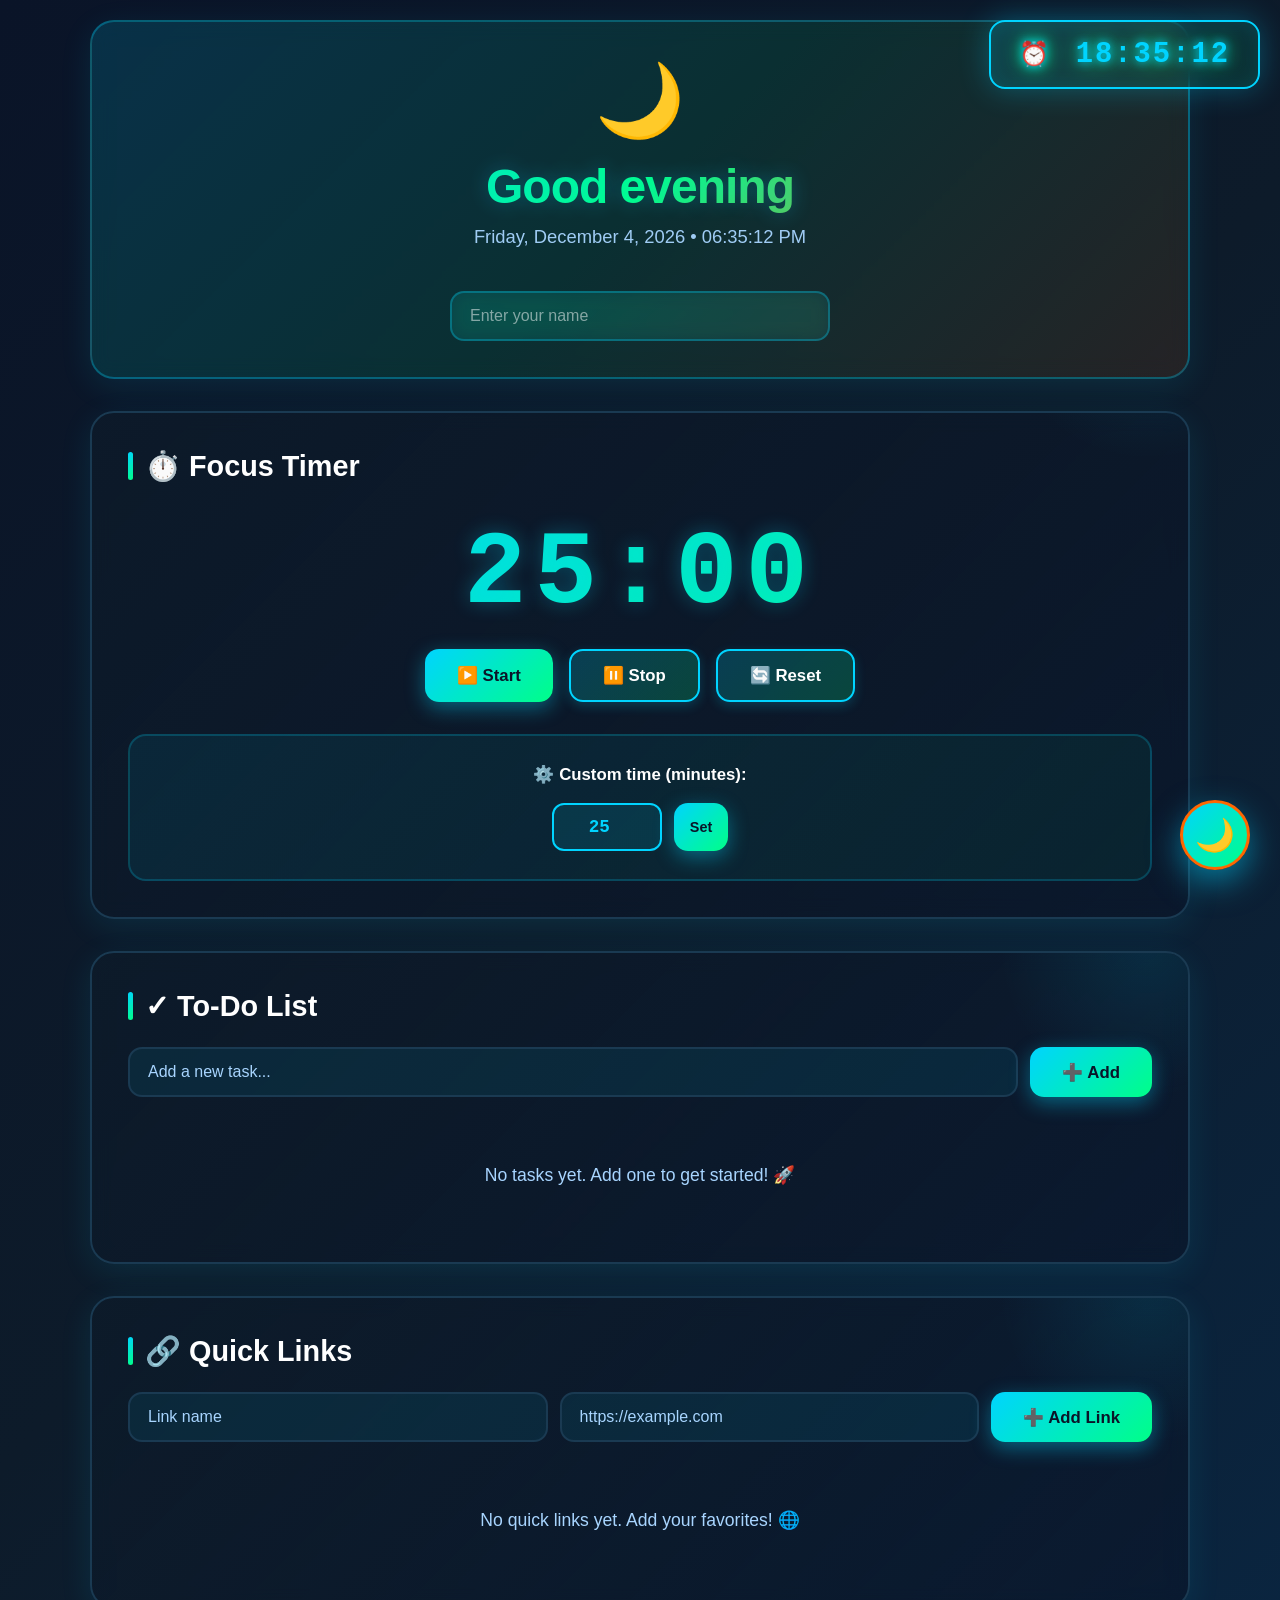
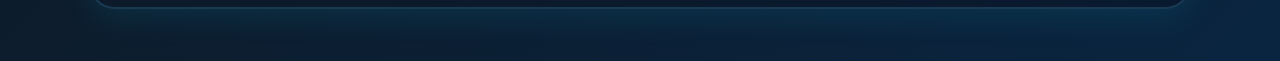
<file: index.html>
<!DOCTYPE html>
<html lang="en">
<head>
    <meta charset="UTF-8">
    <meta name="viewport" content="width=device-width, initial-scale=1.0">
    <title>Productivity Dashboard</title>
    <link rel="stylesheet" href="css/style.css">
</head>
<body>
    <div class="digital-clock" id="digitalClock">00:00:00</div>
    
    <div class="container">
        <!-- Greeting Section -->
        <section class="greeting-section">
            <div class="greeting-emoji">👋</div>
            <h1 id="greeting">Good morning</h1>
            <p id="datetime"></p>
            <input type="text" id="nameInput" placeholder="Enter your name" class="name-input">
        </section>

        <!-- Focus Timer Section -->
        <section class="timer-section">
            <h2>⏱️ Focus Timer</h2>
            <div class="timer-display" id="timerDisplay">25:00</div>
            <div class="timer-controls">
                <button id="startBtn" class="btn btn-primary btn-lg">▶️ Start</button>
                <button id="stopBtn" class="btn btn-secondary btn-lg">⏸️ Stop</button>
                <button id="resetBtn" class="btn btn-secondary btn-lg">🔄 Reset</button>
            </div>
            <div class="timer-settings">
                <label for="timerInput">⚙️ Custom time (minutes):</label>
                <div class="timer-input-group">
                    <input type="number" id="timerInput" min="1" max="60" value="25" class="timer-input">
                    <button id="setTimerBtn" class="btn btn-small btn-primary">Set</button>
                </div>
            </div>
        </section>

        <!-- To-Do List Section -->
        <section class="todo-section">
            <h2>✓ To-Do List</h2>
            <div class="todo-input-group">
                <input type="text" id="taskInput" placeholder="Add a new task..." class="task-input">
                <button id="addTaskBtn" class="btn btn-primary btn-lg">➕ Add</button>
            </div>
            <ul id="taskList" class="task-list"></ul>
        </section>

        <!-- Quick Links Section -->
        <section class="links-section">
            <h2>🔗 Quick Links</h2>
            <div class="links-input-group">
                <input type="text" id="linkName" placeholder="Link name" class="link-input">
                <input type="url" id="linkUrl" placeholder="https://example.com" class="link-input">
                <button id="addLinkBtn" class="btn btn-primary btn-lg">➕ Add Link</button>
            </div>
            <div id="linksList" class="links-list"></div>
        </section>

        <!-- Theme Toggle -->
        <button id="themeToggle" class="theme-toggle">🌙</button>
    </div>

    <script src="js/app.js"></script>
</body>
</html>
</file>
<file: css/style.css>
* {
    margin: 0;
    padding: 0;
    box-sizing: border-box;
}

:root {
    --bg-primary: #0a1428;
    --bg-secondary: #0d1b2a;
    --text-primary: #ffffff;
    --text-secondary: #a8d5ff;
    --accent-blue: #00d4ff;
    --accent-green: #00ff88;
    --accent-orange: #ff6600;
    --accent-purple: #b366ff;
    --border: #1a3a52;
    --success: #00ff88;
    --danger: #ff4444;
    --warning: #ffaa00;
}

body.dark-mode {
    --bg-primary: #050a12;
    --bg-secondary: #0a1420;
    --text-primary: #e0f2ff;
    --text-secondary: #7fa3c0;
    --border: #0f2847;
}

body {
    font-family: 'Segoe UI', Roboto, 'Helvetica Neue', sans-serif;
    background: linear-gradient(135deg, #0a1428 0%, #0d1b2a 50%, #0a2540 100%);
    color: var(--text-primary);
    transition: background 0.3s, color 0.3s;
    padding: 20px;
    min-height: 100vh;
    overflow-x: hidden;
}

/* ============ ANIMATIONS ============ */
@keyframes fadeInUp {
    from {
        opacity: 0;
        transform: translateY(30px);
    }
    to {
        opacity: 1;
        transform: translateY(0);
    }
}

@keyframes pulse {
    0%, 100% { opacity: 1; }
    50% { opacity: 0.7; }
}

@keyframes bounce {
    0%, 100% { transform: translateY(0); }
    50% { transform: translateY(-15px); }
}

@keyframes glow {
    0%, 100% { 
        text-shadow: 0 0 10px var(--accent-blue), 0 0 20px var(--accent-blue);
    }
    50% { 
        text-shadow: 0 0 20px var(--accent-blue), 0 0 40px var(--accent-blue), 0 0 60px var(--accent-green);
    }
}

@keyframes slideIn {
    from {
        transform: translateX(400px);
        opacity: 0;
    }
    to {
        transform: translateX(0);
        opacity: 1;
    }
}

@keyframes slideOut {
    from {
        transform: translateX(0);
        opacity: 1;
    }
    to {
        transform: translateX(400px);
        opacity: 0;
    }
}

@keyframes float {
    0%, 100% { transform: translateY(0px); }
    50% { transform: translateY(20px); }
}

@keyframes shimmer {
    0% { background-position: -1000px 0; }
    100% { background-position: 1000px 0; }
}

@keyframes rotate {
    from { transform: rotate(0deg); }
    to { transform: rotate(360deg); }
}

/* ============ CONTAINER ============ */
.container {
    max-width: 1100px;
    margin: 0 auto;
}

/* ============ DIGITAL CLOCK ============ */
.digital-clock {
    position: fixed;
    top: 20px;
    right: 20px;
    background: linear-gradient(135deg, rgba(0, 212, 255, 0.15) 0%, rgba(0, 255, 136, 0.1) 100%);
    border: 2px solid var(--accent-blue);
    border-radius: 16px;
    padding: 16px 28px;
    font-family: 'Courier New', monospace;
    font-size: 1.8rem;
    font-weight: 900;
    color: var(--accent-blue);
    text-shadow: 0 0 10px var(--accent-blue), 0 0 20px var(--accent-green);
    animation: glow 2s ease-in-out infinite;
    z-index: 999;
    backdrop-filter: blur(10px);
    box-shadow: 0 0 30px rgba(0, 212, 255, 0.3), inset 0 0 20px rgba(0, 212, 255, 0.1);
    letter-spacing: 2px;
}

.digital-clock::before {
    content: '⏰ ';
    margin-right: 8px;
    font-size: 1.5rem;
}

/* ============ SECTIONS ============ */
section {
    background: linear-gradient(135deg, rgba(13, 27, 42, 0.8) 0%, rgba(10, 20, 40, 0.6) 100%);
    border: 2px solid var(--border);
    border-radius: 24px;
    padding: 36px;
    margin-bottom: 32px;
    transition: all 0.4s cubic-bezier(0.23, 1, 0.320, 1);
    animation: fadeInUp 0.6s ease-out;
    box-shadow: 0 8px 32px rgba(0, 212, 255, 0.1);
    position: relative;
    overflow: hidden;
    backdrop-filter: blur(10px);
}

section::before {
    content: '';
    position: absolute;
    top: -50%;
    right: -10%;
    width: 300px;
    height: 300px;
    background: radial-gradient(circle, rgba(0, 212, 255, 0.1) 0%, transparent 70%);
    border-radius: 50%;
    pointer-events: none;
}

section:hover {
    box-shadow: 0 16px 48px rgba(0, 212, 255, 0.25);
    transform: translateY(-6px);
    border-color: var(--accent-blue);
}

/* ============ TYPOGRAPHY ============ */
h1 {
    font-size: 3.5rem;
    margin-bottom: 12px;
    background: linear-gradient(135deg, var(--accent-blue) 0%, var(--accent-green) 50%, var(--accent-orange) 100%);
    -webkit-background-clip: text;
    -webkit-text-fill-color: transparent;
    background-clip: text;
    font-weight: 800;
    letter-spacing: -1px;
    text-shadow: 0 0 20px rgba(0, 212, 255, 0.3);
}

h2 {
    font-size: 1.8rem;
    margin-bottom: 24px;
    color: var(--text-primary);
    font-weight: 700;
    display: flex;
    align-items: center;
    gap: 12px;
    position: relative;
}

h2::before {
    content: '';
    width: 5px;
    height: 28px;
    background: linear-gradient(135deg, var(--accent-blue) 0%, var(--accent-green) 100%);
    border-radius: 3px;
    animation: pulse 2s ease-in-out infinite;
}

p {
    color: var(--text-secondary);
    font-size: 1rem;
    line-height: 1.6;
}

/* ============ GREETING SECTION ============ */
.greeting-section {
    text-align: center;
    background: linear-gradient(135deg, rgba(0, 212, 255, 0.15) 0%, rgba(0, 255, 136, 0.1) 50%, rgba(255, 102, 0, 0.1) 100%);
    color: white;
    position: relative;
    overflow: visible;
    border: 2px solid rgba(0, 212, 255, 0.3);
}

.greeting-section::before {
    display: none;
}

.greeting-emoji {
    font-size: 4.5rem;
    margin-bottom: 16px;
    animation: bounce 2.5s ease-in-out infinite;
    display: inline-block;
}

.greeting-section h1 {
    background: linear-gradient(135deg, var(--accent-blue) 0%, var(--accent-green) 50%, var(--accent-orange) 100%);
    -webkit-background-clip: text;
    -webkit-text-fill-color: transparent;
    background-clip: text;
    margin-bottom: 8px;
    font-size: 3rem;
}

#datetime {
    font-size: 1.15rem;
    margin-bottom: 24px;
    opacity: 0.95;
    font-weight: 500;
    color: var(--text-secondary);
}

.name-input {
    width: 100%;
    max-width: 380px;
    padding: 14px 18px;
    border: 2px solid rgba(0, 212, 255, 0.3);
    border-radius: 14px;
    background-color: rgba(0, 212, 255, 0.08);
    color: white;
    font-size: 1rem;
    margin-top: 16px;
    transition: all 0.3s ease;
    backdrop-filter: blur(10px);
    font-weight: 500;
}

.name-input::placeholder {
    color: rgba(255, 255, 255, 0.5);
}

.name-input:focus {
    outline: none;
    border-color: var(--accent-blue);
    background-color: rgba(0, 212, 255, 0.15);
    box-shadow: 0 0 25px rgba(0, 212, 255, 0.4);
    transform: scale(1.02);
}

/* ============ TIMER SECTION ============ */
.timer-section {
    text-align: center;
}

.timer-display {
    font-size: 6.5rem;
    font-weight: 900;
    background: linear-gradient(135deg, var(--accent-blue) 0%, var(--accent-green) 100%);
    -webkit-background-clip: text;
    -webkit-text-fill-color: transparent;
    background-clip: text;
    font-family: 'Courier New', monospace;
    letter-spacing: 8px;
    animation: glow 2s ease-in-out infinite;
    margin: 32px 0 16px 0;
    text-shadow: 0 0 20px rgba(0, 212, 255, 0.3);
}

.timer-controls {
    display: flex;
    gap: 16px;
    justify-content: center;
    margin-bottom: 32px;
    flex-wrap: wrap;
}

.timer-settings {
    display: flex;
    flex-direction: column;
    gap: 18px;
    padding: 28px;
    background: linear-gradient(135deg, rgba(0, 212, 255, 0.08) 0%, rgba(0, 255, 136, 0.05) 100%);
    border: 2px solid rgba(0, 212, 255, 0.2);
    border-radius: 18px;
    transition: all 0.3s ease;
}

.timer-settings:hover {
    border-color: var(--accent-blue);
    box-shadow: 0 8px 24px rgba(0, 212, 255, 0.15);
}

.timer-settings label {
    font-weight: 600;
    color: var(--text-primary);
    font-size: 1.05rem;
}

.timer-input-group {
    display: flex;
    gap: 12px;
    justify-content: center;
    flex-wrap: wrap;
}

.timer-input {
    width: 110px;
    padding: 12px;
    border: 2px solid var(--accent-blue);
    border-radius: 12px;
    background-color: rgba(0, 212, 255, 0.1);
    color: var(--accent-blue);
    font-size: 1.1rem;
    font-weight: 700;
    transition: all 0.3s ease;
    text-align: center;
    font-family: 'Courier New', monospace;
}

.timer-input:focus {
    outline: none;
    box-shadow: 0 0 25px rgba(0, 212, 255, 0.5);
    background-color: rgba(0, 212, 255, 0.15);
    transform: scale(1.05);
}

/* ============ BUTTONS ============ */
.btn {
    padding: 12px 28px;
    border: none;
    border-radius: 14px;
    font-size: 1rem;
    font-weight: 700;
    cursor: pointer;
    transition: all 0.3s cubic-bezier(0.23, 1, 0.320, 1);
    position: relative;
    overflow: hidden;
    display: inline-flex;
    align-items: center;
    gap: 8px;
}

.btn::before {
    content: '';
    position: absolute;
    top: 50%;
    left: 50%;
    width: 0;
    height: 0;
    border-radius: 50%;
    background: rgba(255, 255, 255, 0.3);
    transform: translate(-50%, -50%);
    transition: width 0.6s, height 0.6s;
}

.btn:active::before {
    width: 300px;
    height: 300px;
}

.btn-primary {
    background: linear-gradient(135deg, var(--accent-blue) 0%, var(--accent-green) 100%);
    color: #0a1428;
    box-shadow: 0 6px 20px rgba(0, 212, 255, 0.4);
    font-weight: 800;
}

.btn-primary:hover {
    transform: translateY(-4px);
    box-shadow: 0 12px 35px rgba(0, 212, 255, 0.6);
}

.btn-primary:active {
    transform: translateY(-2px);
}

.btn-secondary {
    background: linear-gradient(135deg, rgba(0, 212, 255, 0.2) 0%, rgba(0, 255, 136, 0.2) 100%);
    color: var(--text-primary);
    border: 2px solid var(--accent-blue);
    box-shadow: 0 4px 12px rgba(0, 212, 255, 0.2);
}

.btn-secondary:hover {
    transform: translateY(-4px);
    background: linear-gradient(135deg, rgba(0, 212, 255, 0.3) 0%, rgba(0, 255, 136, 0.3) 100%);
    box-shadow: 0 10px 25px rgba(0, 212, 255, 0.4);
}

.btn-lg {
    padding: 14px 32px;
    font-size: 1.05rem;
}

.btn-small {
    padding: 8px 16px;
    font-size: 0.9rem;
}

.btn-danger {
    background: linear-gradient(135deg, var(--danger) 0%, #ff2222 100%);
    color: white;
    padding: 8px 14px;
    font-size: 0.9rem;
    box-shadow: 0 4px 12px rgba(255, 68, 68, 0.3);
}

.btn-danger:hover {
    transform: translateY(-2px);
    box-shadow: 0 6px 18px rgba(255, 68, 68, 0.5);
}

.btn-success {
    background: linear-gradient(135deg, var(--success) 0%, #00dd77 100%);
    color: #0a1428;
    padding: 8px 14px;
    font-size: 0.9rem;
    box-shadow: 0 4px 12px rgba(0, 255, 136, 0.3);
    font-weight: 700;
}

.btn-success:hover {
    transform: translateY(-2px);
    box-shadow: 0 6px 18px rgba(0, 255, 136, 0.5);
}

/* ============ TO-DO LIST ============ */
.todo-input-group {
    display: flex;
    gap: 12px;
    margin-bottom: 28px;
}

.task-input {
    flex: 1;
    padding: 14px 18px;
    border: 2px solid var(--border);
    border-radius: 14px;
    background-color: rgba(0, 212, 255, 0.08);
    color: var(--text-primary);
    font-size: 1rem;
    transition: all 0.3s ease;
    font-weight: 500;
}

.task-input::placeholder {
    color: var(--text-secondary);
}

.task-input:focus {
    outline: none;
    border-color: var(--accent-blue);
    box-shadow: 0 0 25px rgba(0, 212, 255, 0.25);
    background-color: rgba(0, 212, 255, 0.12);
}

.task-list {
    list-style: none;
    display: flex;
    flex-direction: column;
    gap: 14px;
}

.task-item {
    display: flex;
    align-items: center;
    gap: 14px;
    padding: 18px 20px;
    background: linear-gradient(135deg, rgba(0, 212, 255, 0.05) 0%, rgba(0, 255, 136, 0.03) 100%);
    border: 2px solid var(--border);
    border-radius: 16px;
    transition: all 0.3s ease;
    animation: fadeInUp 0.4s ease-out;
    position: relative;
}

.task-item::before {
    content: '';
    position: absolute;
    left: 0;
    top: 0;
    bottom: 0;
    width: 4px;
    background: linear-gradient(135deg, var(--accent-blue) 0%, var(--accent-green) 100%);
    border-radius: 16px 0 0 16px;
    opacity: 0;
    transition: opacity 0.3s ease;
}

.task-item:hover {
    border-color: var(--accent-blue);
    box-shadow: 0 8px 20px rgba(0, 212, 255, 0.15);
    transform: translateX(6px);
}

.task-item:hover::before {
    opacity: 1;
}

.task-item.completed {
    opacity: 0.65;
    background-color: rgba(0, 255, 136, 0.08);
}

.task-item.completed .task-text {
    text-decoration: line-through;
    color: var(--text-secondary);
}

.task-checkbox {
    width: 24px;
    height: 24px;
    cursor: pointer;
    accent-color: var(--accent-green);
    flex-shrink: 0;
    transition: all 0.3s ease;
}

.task-checkbox:hover {
    transform: scale(1.15);
}

.task-text {
    flex: 1;
    word-break: break-word;
    font-weight: 500;
    font-size: 1.05rem;
    transition: all 0.3s ease;
}

.task-actions {
    display: flex;
    gap: 8px;
}

/* ============ QUICK LINKS ============ */
.links-input-group {
    display: flex;
    gap: 12px;
    margin-bottom: 28px;
    flex-wrap: wrap;
}

.link-input {
    flex: 1;
    min-width: 150px;
    padding: 14px 18px;
    border: 2px solid var(--border);
    border-radius: 14px;
    background-color: rgba(0, 212, 255, 0.08);
    color: var(--text-primary);
    font-size: 1rem;
    transition: all 0.3s ease;
    font-weight: 500;
}

.link-input::placeholder {
    color: var(--text-secondary);
}

.link-input:focus {
    outline: none;
    border-color: var(--accent-blue);
    box-shadow: 0 0 25px rgba(0, 212, 255, 0.25);
    background-color: rgba(0, 212, 255, 0.12);
}

.links-list {
    display: grid;
    grid-template-columns: repeat(auto-fill, minmax(200px, 1fr));
    gap: 18px;
}

.link-item {
    display: flex;
    flex-direction: column;
    gap: 14px;
    padding: 22px;
    background: linear-gradient(135deg, rgba(0, 212, 255, 0.05) 0%, rgba(255, 102, 0, 0.03) 100%);
    border: 2px solid var(--border);
    border-radius: 18px;
    text-align: center;
    transition: all 0.3s cubic-bezier(0.23, 1, 0.320, 1);
    animation: fadeInUp 0.4s ease-out;
    position: relative;
    overflow: hidden;
}

.link-item::after {
    content: '';
    position: absolute;
    top: -50%;
    right: -50%;
    width: 200px;
    height: 200px;
    background: radial-gradient(circle, rgba(0, 212, 255, 0.1) 0%, transparent 70%);
    border-radius: 50%;
    pointer-events: none;
}

.link-item:hover {
    border-color: var(--accent-blue);
    box-shadow: 0 14px 32px rgba(0, 212, 255, 0.25);
    transform: translateY(-8px);
}

.link-item a {
    color: var(--accent-blue);
    text-decoration: none;
    word-break: break-all;
    font-size: 0.95rem;
    font-weight: 700;
    transition: all 0.3s ease;
    position: relative;
    z-index: 1;
}

.link-item a:hover {
    color: var(--accent-green);
    text-decoration: underline;
    text-shadow: 0 0 10px rgba(0, 255, 136, 0.3);
}

.link-item-actions {
    display: flex;
    gap: 8px;
    justify-content: center;
    position: relative;
    z-index: 1;
}

/* ============ THEME TOGGLE ============ */
.theme-toggle {
    position: fixed;
    bottom: 30px;
    right: 30px;
    width: 70px;
    height: 70px;
    border-radius: 50%;
    background: linear-gradient(135deg, var(--accent-blue) 0%, var(--accent-green) 100%);
    color: #0a1428;
    border: 3px solid var(--accent-orange);
    font-size: 2rem;
    cursor: pointer;
    transition: all 0.3s cubic-bezier(0.23, 1, 0.320, 1);
    box-shadow: 0 12px 32px rgba(0, 212, 255, 0.5);
    display: flex;
    align-items: center;
    justify-content: center;
    z-index: 1000;
    font-weight: 900;
}

.theme-toggle:hover {
    transform: scale(1.15) rotate(30deg);
    box-shadow: 0 18px 45px rgba(0, 212, 255, 0.7);
}

.theme-toggle:active {
    transform: scale(0.92);
}

/* ============ RESPONSIVE ============ */
@media (max-width: 768px) {
    .digital-clock {
        position: static;
        margin-bottom: 20px;
        font-size: 1.4rem;
        padding: 12px 20px;
    }

    h1 {
        font-size: 2.5rem;
    }

    h2 {
        font-size: 1.5rem;
    }

    .timer-display {
        font-size: 4.5rem;
        letter-spacing: 4px;
    }

    .timer-controls {
        flex-direction: column;
    }

    .btn-lg {
        width: 100%;
    }

    .todo-input-group {
        flex-direction: column;
    }

    .links-input-group {
        flex-direction: column;
    }

    .links-list {
        grid-template-columns: repeat(auto-fill, minmax(160px, 1fr));
    }

    section {
        padding: 28px;
        margin-bottom: 24px;
    }

    .theme-toggle {
        width: 60px;
        height: 60px;
        font-size: 1.6rem;
        bottom: 20px;
        right: 20px;
    }
}

@media (max-width: 480px) {
    h1 {
        font-size: 2rem;
    }

    h2 {
        font-size: 1.3rem;
    }

    .timer-display {
        font-size: 3.5rem;
        letter-spacing: 3px;
    }

    .links-list {
        grid-template-columns: 1fr;
    }

    section {
        padding: 20px;
        margin-bottom: 18px;
        border-radius: 18px;
    }

    .digital-clock {
        font-size: 1.1rem;
        padding: 10px 14px;
    }

    .greeting-emoji {
        font-size: 3.5rem;
    }

    .btn-lg {
        padding: 12px 20px;
        font-size: 0.95rem;
    }
}
</file>
